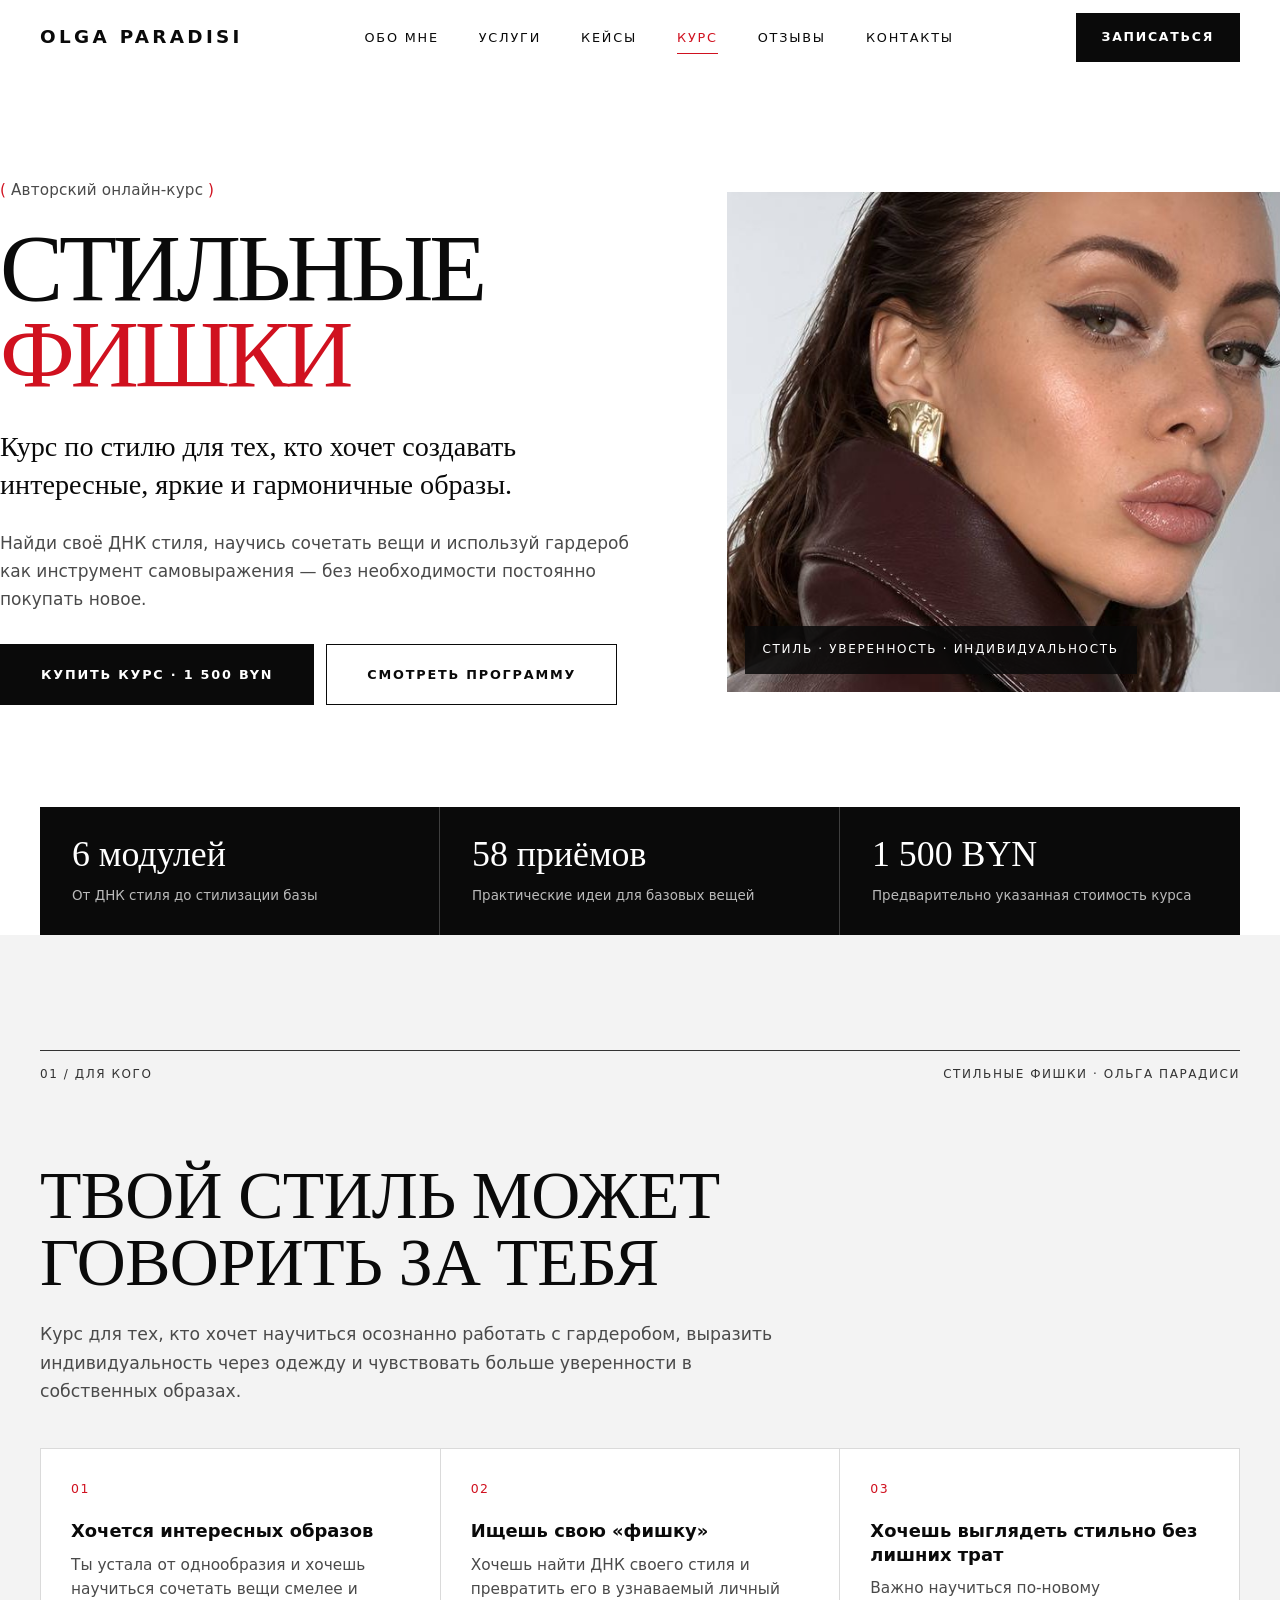
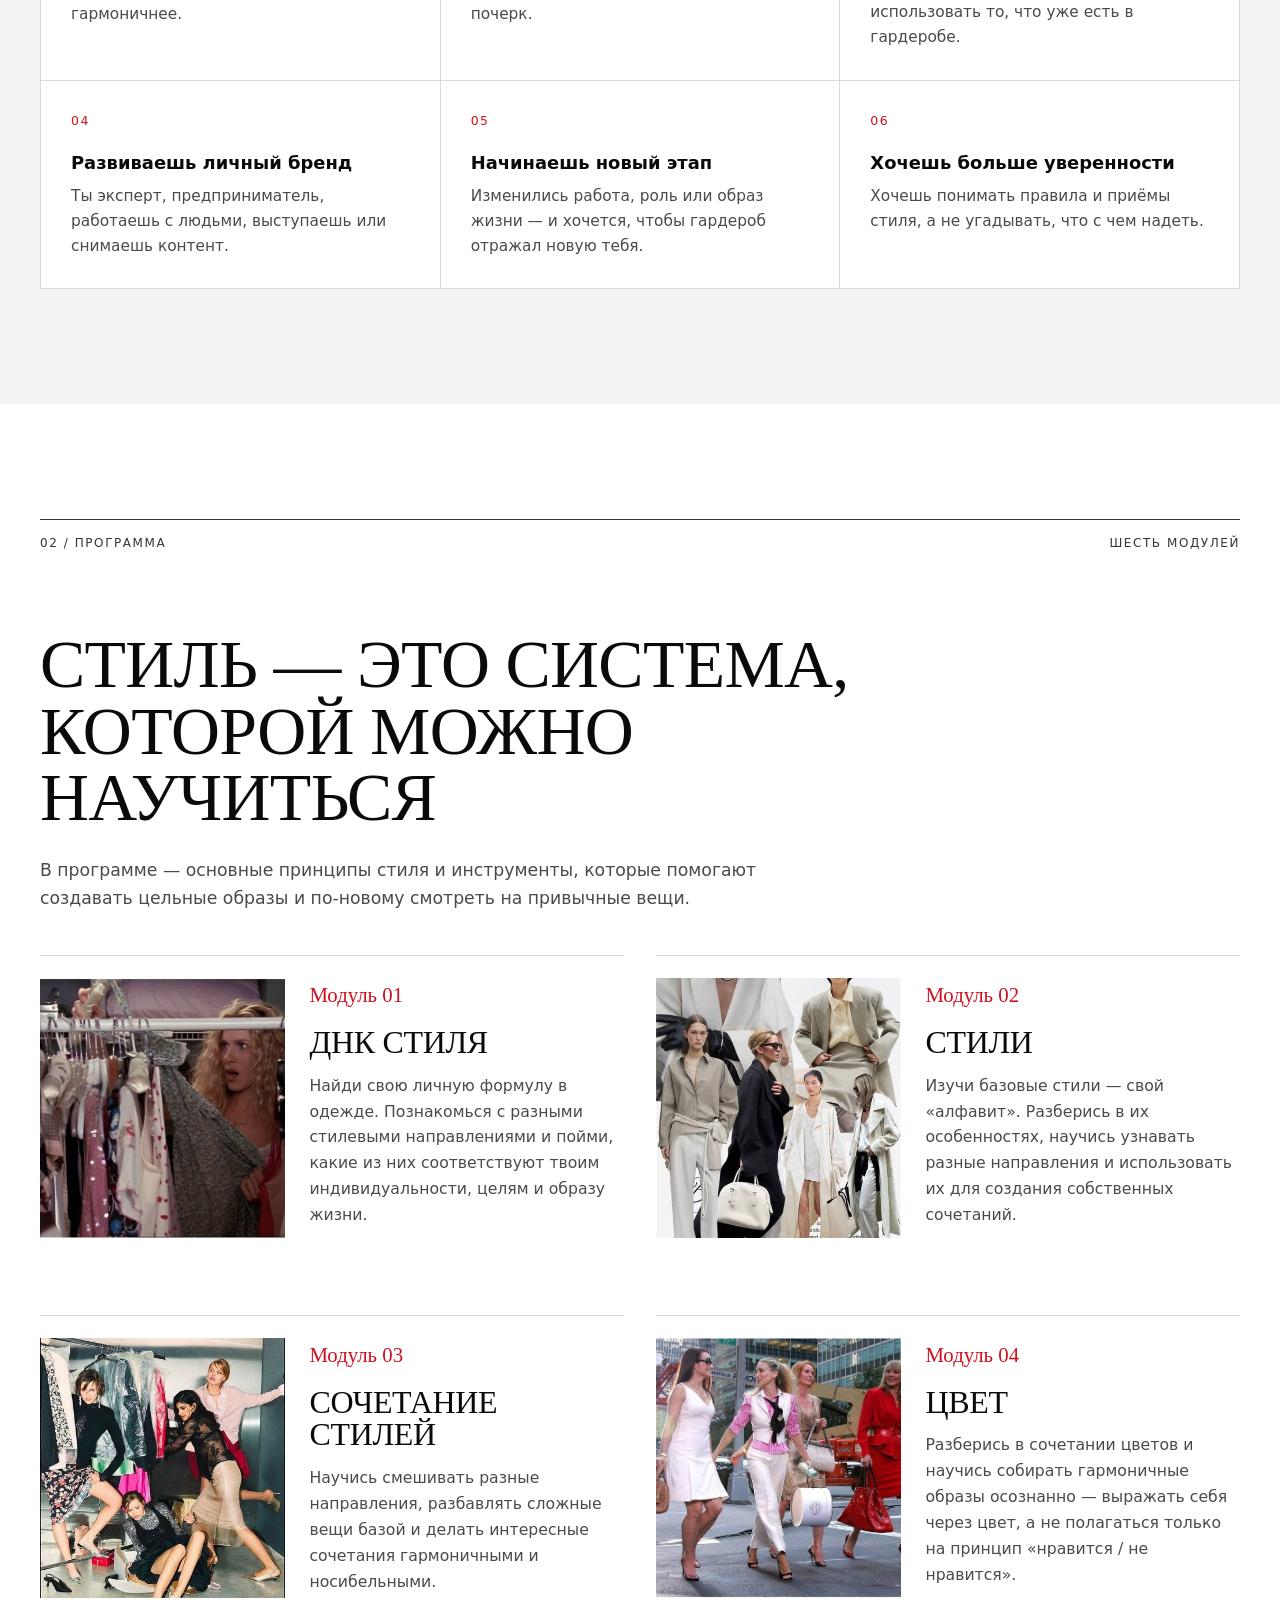
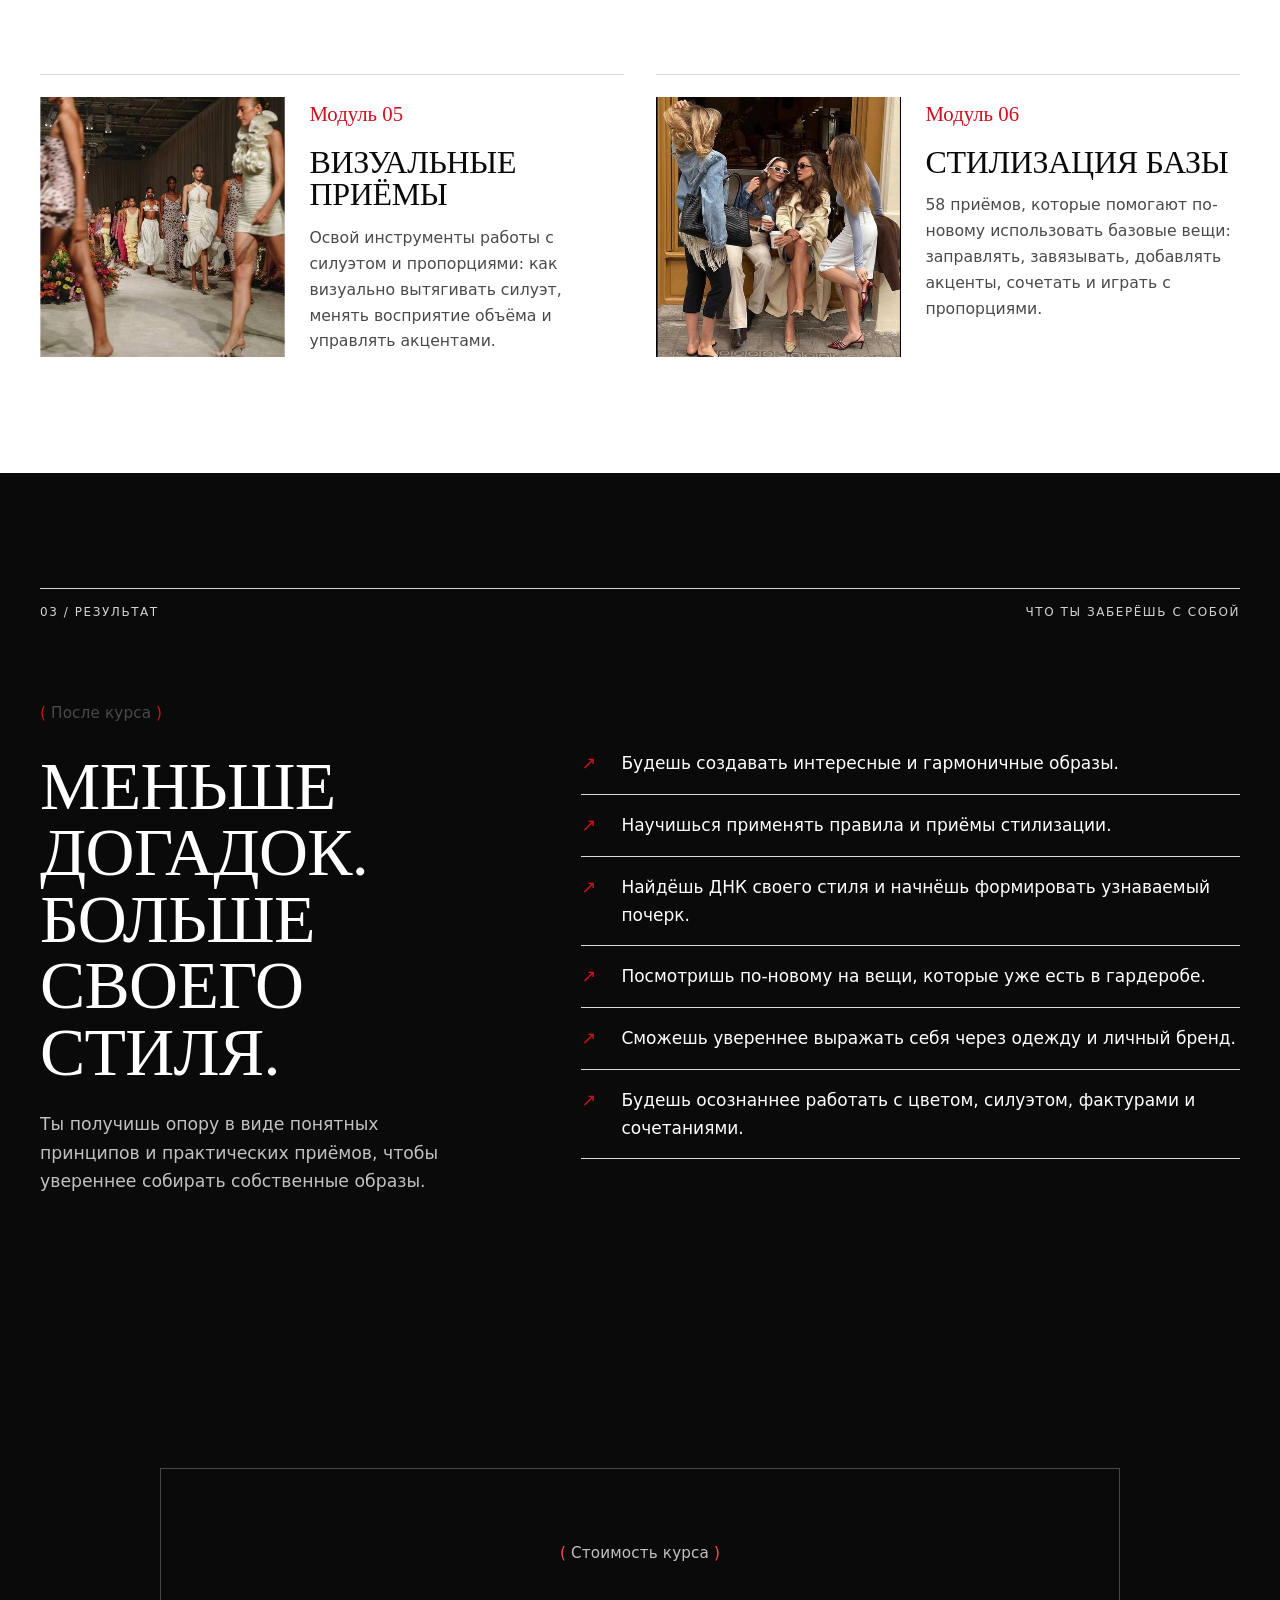
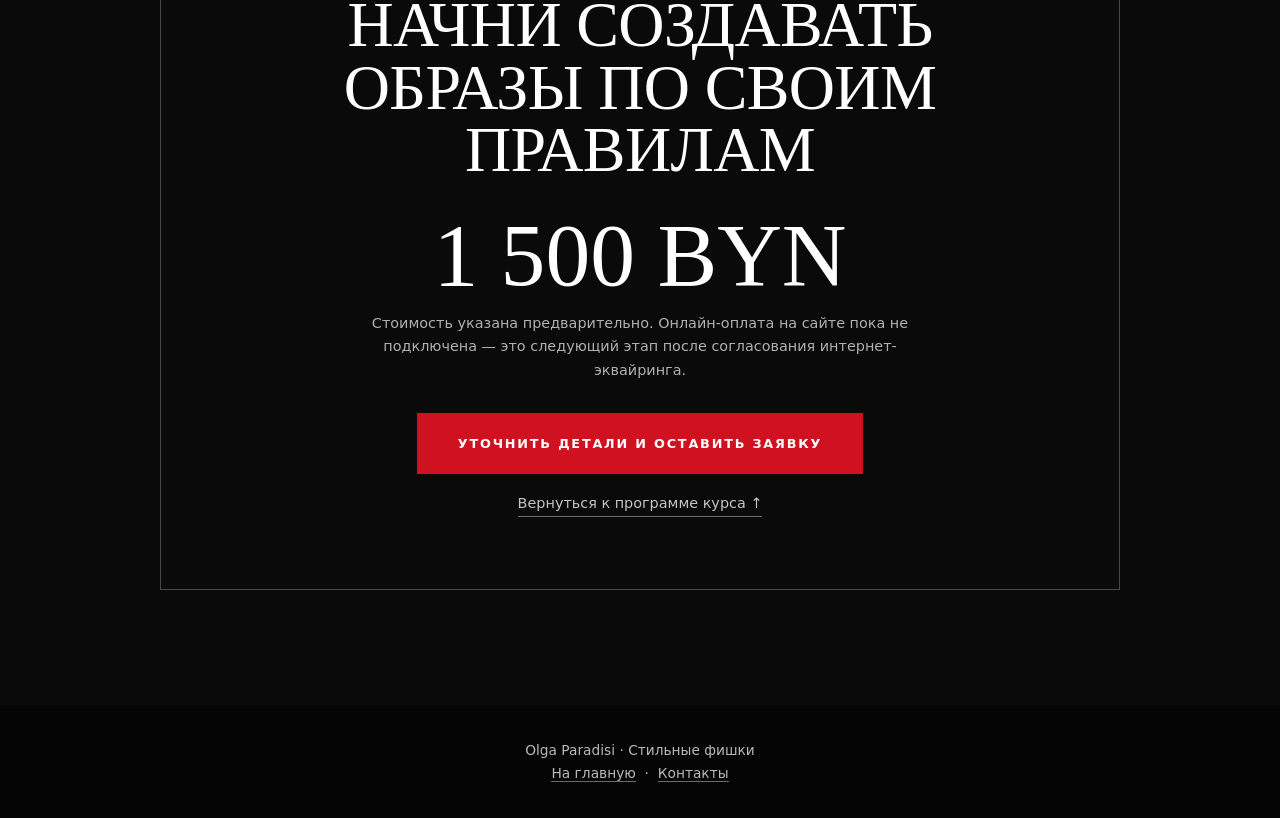
<file: course.html>
<!DOCTYPE html>
<html lang="ru">
<head>
  <meta charset="UTF-8">
  <meta name="viewport" content="width=device-width, initial-scale=1.0">
  <title>«Стильные фишки» — авторский курс по стилю | Ольга Парадиси</title>
  <meta name="description" content="Авторский онлайн-курс Ольги Парадиси «Стильные фишки»: ДНК стиля, базовые стили, сочетание направлений, цвет, визуальные приёмы и 58 способов стилизации базы.">
  <meta name="theme-color" content="#0A0A0A">
  <meta name="robots" content="index, follow">
  <meta property="og:type" content="product">
  <meta property="og:title" content="«Стильные фишки» — курс по стилю">
  <meta property="og:description" content="Научитесь создавать интересные, яркие и гармоничные образы и находить собственный почерк в стиле.">
  <meta property="og:image" content="https://paradisi.online/course-assets/cover.jpg">
  <link rel="canonical" href="https://paradisi.online/course.html">
  <link rel="stylesheet" href="style.css">
  <link rel="stylesheet" href="course.css">
</head>
<body class="course-body">
  <header class="header">
    <nav class="nav" aria-label="Основная навигация">
      <a href="index.html#home" class="nav-logo course-nav-logo">Olga Paradisi</a>
      <div class="nav-links course-nav-links" id="course-navigation">
        <a href="index.html#about">Обо мне</a>
        <a href="index.html#services">Услуги</a>
        <a href="index.html#cases">Кейсы</a>
        <a href="course.html" aria-current="page">Курс</a>
        <a href="index.html#reviews">Отзывы</a>
        <a href="index.html#contact">Контакты</a>
      </div>
      <a href="index.html#contact" class="nav-cta course-nav-cta">Записаться</a>
      <button class="course-burger" id="courseBurger" aria-controls="course-navigation" aria-expanded="false" aria-label="Открыть меню" type="button"><span></span><span></span><span></span></button>
    </nav>
  </header>

  <main class="course-page">
    <section class="course-container course-hero" aria-labelledby="course-title">
      <div class="course-hero__content">
        <p class="kicker course-kicker">Авторский онлайн-курс</p>
        <h1 class="course-hero__title" id="course-title">СТИЛЬНЫЕ <em>ФИШКИ</em></h1>
        <p class="course-hero__lead">Курс по стилю для тех, кто хочет создавать интересные, яркие и гармоничные образы.</p>
        <p class="course-hero__copy">Найди своё ДНК стиля, научись сочетать вещи и используй гардероб как инструмент самовыражения — без необходимости постоянно покупать новое.</p>
        <div class="course-hero__buttons">
          <a href="#price" class="btn btn-primary">Купить курс · 1 500 BYN</a>
          <a href="#program" class="btn btn-secondary">Смотреть программу</a>
        </div>
      </div>
      <figure class="course-hero__visual">
        <img src="course-assets/cover.jpg" width="634" height="555" alt="Образ в кожаной куртке в оттенке глубокого бордо" fetchpriority="high">
        <figcaption class="course-hero__stamp">Стиль · Уверенность · Индивидуальность</figcaption>
      </figure>
    </section>

    <section class="course-container" aria-label="Ключевые особенности курса">
      <div class="course-facts">
        <div class="course-fact"><strong>6 модулей</strong><span>От ДНК стиля до стилизации базы</span></div>
        <div class="course-fact"><strong>58 приёмов</strong><span>Практические идеи для базовых вещей</span></div>
        <div class="course-fact"><strong>1 500 BYN</strong><span>Предварительно указанная стоимость курса</span></div>
      </div>
    </section>

    <section class="course-section course-section--soft">
      <div class="course-container">
        <div class="course-folio"><span>01 / Для кого</span><span>Стильные фишки · Ольга Парадиси</span></div>
        <h2 class="course-section-heading">Твой стиль может говорить за тебя</h2>
        <p class="course-section-intro">Курс для тех, кто хочет научиться осознанно работать с гардеробом, выразить индивидуальность через одежду и чувствовать больше уверенности в собственных образах.</p>
        <div class="course-audience-grid">
          <article class="course-audience-card"><span class="course-audience-card__num">01</span><h3>Хочется интересных образов</h3><p>Ты устала от однообразия и хочешь научиться сочетать вещи смелее и гармоничнее.</p></article>
          <article class="course-audience-card"><span class="course-audience-card__num">02</span><h3>Ищешь свою «фишку»</h3><p>Хочешь найти ДНК своего стиля и превратить его в узнаваемый личный почерк.</p></article>
          <article class="course-audience-card"><span class="course-audience-card__num">03</span><h3>Хочешь выглядеть стильно без лишних трат</h3><p>Важно научиться по-новому использовать то, что уже есть в гардеробе.</p></article>
          <article class="course-audience-card"><span class="course-audience-card__num">04</span><h3>Развиваешь личный бренд</h3><p>Ты эксперт, предприниматель, работаешь с людьми, выступаешь или снимаешь контент.</p></article>
          <article class="course-audience-card"><span class="course-audience-card__num">05</span><h3>Начинаешь новый этап</h3><p>Изменились работа, роль или образ жизни — и хочется, чтобы гардероб отражал новую тебя.</p></article>
          <article class="course-audience-card"><span class="course-audience-card__num">06</span><h3>Хочешь больше уверенности</h3><p>Хочешь понимать правила и приёмы стиля, а не угадывать, что с чем надеть.</p></article>
        </div>
      </div>
    </section>

    <section class="course-section" id="program">
      <div class="course-container">
        <div class="course-folio"><span>02 / Программа</span><span>Шесть модулей</span></div>
        <h2 class="course-section-heading">Стиль — это система, которой можно научиться</h2>
        <p class="course-section-intro">В программе — основные принципы стиля и инструменты, которые помогают создавать цельные образы и по-новому смотреть на привычные вещи.</p>
        <div class="course-modules">
          <article class="course-module">
            <figure class="course-module__image"><img src="course-assets/module-1.jpg" alt="Гардероб с вещами на вешалках" width="718" height="539" loading="lazy"></figure>
            <div><span class="course-module__num">Модуль 01</span><h3>ДНК стиля</h3><p>Найди свою личную формулу в одежде. Познакомься с разными стилевыми направлениями и пойми, какие из них соответствуют твоим индивидуальности, целям и образу жизни.</p></div>
          </article>
          <article class="course-module">
            <figure class="course-module__image"><img src="course-assets/module-2.jpg" alt="Подборка минималистичных образов в нейтральных цветах" width="425" height="568" loading="lazy"></figure>
            <div><span class="course-module__num">Модуль 02</span><h3>Стили</h3><p>Изучи базовые стили — свой «алфавит». Разберись в их особенностях, научись узнавать разные направления и использовать их для создания собственных сочетаний.</p></div>
          </article>
          <article class="course-module">
            <figure class="course-module__image"><img src="course-assets/module-3.jpg" alt="Экспериментальные сочетания одежды и фактур" width="420" height="558" loading="lazy"></figure>
            <div><span class="course-module__num">Модуль 03</span><h3>Сочетание стилей</h3><p>Научись смешивать разные направления, разбавлять сложные вещи базой и делать интересные сочетания гармоничными и носибельными.</p></div>
          </article>
          <article class="course-module">
            <figure class="course-module__image"><img src="course-assets/module-4.jpg" alt="Уличные образы с разными цветовыми акцентами" width="708" height="575" loading="lazy"></figure>
            <div><span class="course-module__num">Модуль 04</span><h3>Цвет</h3><p>Разберись в сочетании цветов и научись собирать гармоничные образы осознанно — выражать себя через цвет, а не полагаться только на принцип «нравится / не нравится».</p></div>
          </article>
          <article class="course-module">
            <figure class="course-module__image"><img src="course-assets/module-5.jpg" alt="Модели на показе мод" width="465" height="584" loading="lazy"></figure>
            <div><span class="course-module__num">Модуль 05</span><h3>Визуальные приёмы</h3><p>Освой инструменты работы с силуэтом и пропорциями: как визуально вытягивать силуэт, менять восприятие объёма и управлять акцентами.</p></div>
          </article>
          <article class="course-module">
            <figure class="course-module__image"><img src="course-assets/module-6.jpg" alt="Повседневные образы с базовыми вещами" width="488" height="576" loading="lazy"></figure>
            <div><span class="course-module__num">Модуль 06</span><h3>Стилизация базы</h3><p>58 приёмов, которые помогают по-новому использовать базовые вещи: заправлять, завязывать, добавлять акценты, сочетать и играть с пропорциями.</p></div>
          </article>
        </div>
      </div>
    </section>

    <section class="course-section course-section--dark">
      <div class="course-container">
        <div class="course-folio"><span>03 / Результат</span><span>Что ты заберёшь с собой</span></div>
        <div class="course-results">
          <div><p class="kicker">После курса</p><h2 class="course-section-heading">Меньше догадок. Больше своего стиля.</h2><p class="course-section-intro">Ты получишь опору в виде понятных принципов и практических приёмов, чтобы увереннее собирать собственные образы.</p></div>
          <ul class="course-results__list">
            <li>Будешь создавать интересные и гармоничные образы.</li>
            <li>Научишься применять правила и приёмы стилизации.</li>
            <li>Найдёшь ДНК своего стиля и начнёшь формировать узнаваемый почерк.</li>
            <li>Посмотришь по-новому на вещи, которые уже есть в гардеробе.</li>
            <li>Сможешь увереннее выражать себя через одежду и личный бренд.</li>
            <li>Будешь осознаннее работать с цветом, силуэтом, фактурами и сочетаниями.</li>
          </ul>
        </div>
      </div>
    </section>

    <section class="course-price-section" id="price">
      <div class="course-container">
        <div class="course-price-card">
          <p class="kicker">Стоимость курса</p>
          <h2 class="course-price-title">Начни создавать образы по своим правилам</h2>
          <p class="course-price">1 500 BYN</p>
          <p class="course-price-note">Стоимость указана предварительно. Онлайн-оплата на сайте пока не подключена — это следующий этап после согласования интернет-эквайринга.</p>
          <a href="index.html#contact" class="btn btn-primary">Уточнить детали и оставить заявку</a>
          <br><a href="#program" class="course-back-link">Вернуться к программе курса ↑</a>
        </div>
      </div>
    </section>
  </main>

  <footer class="course-footer">
    <p>Olga Paradisi · Стильные фишки</p>
    <p><a href="index.html#home">На главную</a> &nbsp;·&nbsp; <a href="index.html#contact">Контакты</a></p>
  </footer>
  <script>
    (() => {
      const burger = document.getElementById('courseBurger');
      const menu = document.getElementById('course-navigation');
      if (!burger || !menu) return;
      const closeMenu = () => {
        burger.setAttribute('aria-expanded', 'false');
        burger.setAttribute('aria-label', 'Открыть меню');
        menu.classList.remove('active');
        document.body.style.overflow = '';
      };
      burger.addEventListener('click', () => {
        const open = burger.getAttribute('aria-expanded') !== 'true';
        burger.setAttribute('aria-expanded', String(open));
        burger.setAttribute('aria-label', open ? 'Закрыть меню' : 'Открыть меню');
        menu.classList.toggle('active', open);
        document.body.style.overflow = open ? 'hidden' : '';
      });
      menu.querySelectorAll('a').forEach(link => link.addEventListener('click', closeMenu));
      document.addEventListener('keydown', event => { if (event.key === 'Escape') closeMenu(); });
    })();
  </script>
</body>
</html>
</file>
<file: style.css>
/* ========================================
ОЛЬГА ПАРАДИСИ — КОУЧ-СТИЛИСТ
Минималистичная редакционная типографика без внешних шрифтовых запросов
======================================== */

/* ========================================
ПАЛИТРА И ПЕРЕМЕННЫЕ
80% — чёрный, белый и серый, 20% — красный акцент
======================================== */
:root {
    --white: #FFFFFF;
    --gray-1: #F3F3F3;       /* светло-серая подложка */
    --gray-2: #DADADA;       /* тонкие линии */
    --ink: #0A0A0A;          /* чёрный */
    --ink-soft: #4A4A4A;     /* абзацы на белом (контраст ~8.9:1) */
    --red: #D0111F;          /* красный акцент */
    --red-dark: #A80D18;     /* наведение */
    --red-light: #FF4D5A;    /* красный на чёрном (контраст ~6:1) */

    /* Семантические алиасы для фонов, текста, акцентов и границ компонентов */
    --paper: var(--white);
    --oxblood: var(--red-dark);
    --mist-deep: var(--gray-2);

    /* Имена, которые использует script.js */
    --bg: var(--white);
    --text: var(--ink);
    --text-light: var(--ink-soft);
    --accent: var(--red);
    --accent-hover: var(--red-dark);
    --line: var(--gray-2);
    --card-bg: var(--white);

    /* Системные шрифты: не загружают ресурсы со сторонних серверов.
       Засечки используются в заголовках для редакционного, премиального характера. */
    --font-sans: system-ui, -apple-system, BlinkMacSystemFont, 'Segoe UI', Arial, sans-serif;
    --font-slab: 'Bodoni MT', Didot, 'Iowan Old Style', Baskerville, 'Palatino Linotype', Georgia, serif;
    --font-ui: system-ui, -apple-system, BlinkMacSystemFont, 'Segoe UI', Arial, sans-serif;
    --font-serif: var(--font-slab);

    --header-h: 76px;
    --container-max: 1280px;
    --transition: 0.35s cubic-bezier(0.25, 0.1, 0.25, 1);
}

/* ========================================
БАЗА
======================================== */
* { margin: 0; padding: 0; box-sizing: border-box; }

html { font-size: 100%; scroll-behavior: smooth; }

body {
    font-family: var(--font-sans);
    font-size: 1.0625rem;           /* 17px */
    line-height: 1.65;
    font-weight: 400;
    background: var(--white);
    color: var(--ink);
    -webkit-font-smoothing: antialiased;
    overflow-x: hidden;
}

img { max-width: 100%; display: block; height: auto; }
a { color: inherit; text-decoration: none; transition: color var(--transition); }
ul, ol { list-style: none; }
figure { margin: 0; }

.container { max-width: var(--container-max); margin: 0 auto; padding: 0 40px; }

:focus-visible { outline: 2px solid var(--red); outline-offset: 4px; }

/* ========================================
ТИПОГРАФИКА
======================================== */
h1, h2, h3, h4 {
    font-family: var(--font-slab);
    font-weight: 500;
    line-height: 1.1;
    letter-spacing: -0.01em;
    text-transform: uppercase;
}

/* Выделенное слово: тот же цвет, но тонкое начертание */
h1 em, h2 em, h3 em {
    font-style: normal;
    font-weight: 300;
    color: inherit;
}
/* Единственный красный акцент в заголовках — на главной */
.hero-title em { color: var(--red); }

/* Рубрика в скобках: ( текст ) */
.kicker {
    display: block;
    font-size: 0.95rem;
    font-weight: 500;
    letter-spacing: 0.01em;
    color: var(--ink-soft);
    margin-bottom: 28px;
}
.kicker::before { content: '( '; color: var(--red); }
.kicker::after  { content: ' )'; color: var(--red); }

.page-title {
    font-size: clamp(2rem, 4.4vw, 3.9rem);
    line-height: 1.06;
    margin-bottom: 56px;
    max-width: 15em;
}

.section-heading {
    font-size: clamp(1.7rem, 3vw, 2.5rem);
    margin-bottom: 28px;
}

.section-subtitle {
    font-size: 1.2rem;
    line-height: 1.6;
    color: var(--ink-soft);
    margin-bottom: 56px;
    max-width: 36em;
}

.lead-text {
    font-size: clamp(1.4rem, 2.2vw, 1.9rem);
    line-height: 1.35;
    font-weight: 500;
    letter-spacing: -0.015em;
    margin-bottom: 32px;
    color: var(--ink);
}

.emphasis {
    font-size: 1.15rem;
    font-weight: 500;
    line-height: 1.55;
    color: var(--ink);
}

/* Текстовые акценты — редакционный шрифт с засечками */
.toc-title, .stat-number { font-family: var(--font-slab); }
.lead-text { font-family: var(--font-slab); font-weight: 400; }
.quote, .story-quote { font-family: var(--font-slab); font-weight: 400; letter-spacing: -0.01em; }
.stat-number { font-weight: 400; }

/* Мелкие детали интерфейса — системный шрифт без засечек */
.kicker, .folio, .nav-logo, .nav-links a, .nav-cta, .btn,
.service-num, .service-format, .service-badge, .service-block-title,
.toc-num, .case-num, .story-label, .story-cite, .stat-label,
.hero-caption, .ba-pair figcaption, .video-review figcaption,
.contact-link, .contact-form input, .contact-form textarea,
.footer-legal a, .modal__meta, .what-i-do-list li::before { font-family: var(--font-ui); }

/* Верхняя строка раздела */
.folio {
    display: flex;
    justify-content: space-between;
    gap: 24px;
    padding: 14px 0;
    margin-bottom: 64px;
    border-top: 1px solid currentColor;
    font-size: 0.78rem;
    font-weight: 500;
    letter-spacing: 0.14em;
    text-transform: uppercase;
}

/* ========================================
СЕКЦИИ-ПОЛОСЫ
======================================== */
.band { padding: clamp(80px, 9vw, 128px) 0; }
.band--first { padding-top: clamp(40px, 5vw, 64px); }
.band--compact { padding: clamp(56px, 6vw, 88px) 0; }

.band--paper  { background: var(--white); }
.band--paper2 { background: var(--gray-1); }
.band--mist   { background: var(--gray-1); }

.band--ink {
    background: var(--ink);
    color: var(--white);
    --ink-soft: rgba(255, 255, 255, 0.78);
}
.band--ink em { color: inherit; }
.band--ink .kicker { color: rgba(255, 255, 255, 0.78); }
.band--ink .kicker::before,
.band--ink .kicker::after { color: var(--red-light); }

.band--oxblood {
    background: var(--red);
    color: var(--white);
    --ink-soft: rgba(255, 255, 255, 0.92);
}
.band--oxblood em { color: var(--white); }
.band--oxblood .kicker { color: var(--white); }
.band--oxblood .kicker::before,
.band--oxblood .kicker::after { color: var(--white); }

/* ========================================
НАВИГАЦИЯ
======================================== */
.header {
    position: fixed;
    top: 0; left: 0; right: 0;
    z-index: 100;
    height: var(--header-h);
    padding: 0 40px;
    display: flex;
    align-items: center;
    background: var(--white);
    border-bottom: 1px solid transparent;
    transition: border-color var(--transition);
}
.header.scrolled { border-bottom-color: var(--gray-2); }

.nav {
    width: 100%;
    max-width: var(--container-max);
    margin: 0 auto;
    display: flex;
    align-items: center;
    justify-content: space-between;
}

.nav-logo {
    font-size: 1.15rem;
    font-weight: 700;
    letter-spacing: 0.18em;
    text-transform: uppercase;
    white-space: nowrap;
}

.nav-links { display: flex; gap: 40px; }
.nav-links a {
    position: relative;
    font-size: 0.8rem;
    font-weight: 500;
    letter-spacing: 0.14em;
    text-transform: uppercase;
    color: var(--ink);
    cursor: pointer;
}
.nav-links a::after {
    content: '';
    position: absolute;
    bottom: -6px; left: 0;
    width: 0; height: 1px;
    background: var(--red);
    transition: width var(--transition);
}
.nav-links a:hover::after,
.nav-links a.active::after { width: 100%; }
.nav-links a.active { color: var(--red); }

.nav-cta {
    padding: 14px 26px;
    background: var(--ink);
    color: var(--white);
    font-size: 0.78rem;
    font-weight: 600;
    letter-spacing: 0.14em;
    text-transform: uppercase;
    cursor: pointer;
    transition: background var(--transition);
}
.nav-cta:hover { background: var(--red); }

/* ========================================
СТРАНИЦЫ
======================================== */
.page {
    display: none;
    min-height: 100vh;
    padding-top: var(--header-h);
    animation: fadeIn 0.6s ease forwards;
}
.page.active { display: block; }

@keyframes fadeIn {
    from { opacity: 0; transform: translateY(14px); }
    to   { opacity: 1; transform: translateY(0); }
}

/* ========================================
КНОПКИ
======================================== */
.btn {
    display: inline-block;
    padding: 19px 40px;
    font-family: var(--font-sans);
    font-size: 0.8rem;
    font-weight: 600;
    letter-spacing: 0.14em;
    text-transform: uppercase;
    text-align: center;
    border: 1px solid transparent;
    cursor: pointer;
    transition: all var(--transition);
}
.btn-primary { background: var(--ink); color: var(--white); }
.btn-primary:hover { background: var(--red); }

.btn-secondary { border-color: var(--ink); color: var(--ink); }
.btn-secondary:hover { background: var(--ink); color: var(--white); }

.btn-light { background: var(--white); color: var(--ink); }
.btn-light:hover { background: var(--ink); color: var(--white); }

.btn-card {
    margin-top: auto;
    width: 100%;
    border-color: var(--ink);
    color: var(--ink);
    padding: 17px 28px;
}
.btn-card:hover { background: var(--ink); color: var(--white); }

/* ========================================
ГЛАВНАЯ
======================================== */
.hero {
    max-width: var(--container-max);
    min-height: calc(100vh - var(--header-h));
    margin: 0 auto;
    padding: 48px 40px 96px;
    display: grid;
    grid-template-columns: 1.05fr 0.95fr;
    gap: 88px;
    align-items: center;
}

.hero-title {
    /* Уменьшенный размер сохраняет выразительность длинного заголовка на всех экранах. */
    font-size: clamp(1.85rem, 3.2vw, 3.15rem);
    line-height: 1.1;
    letter-spacing: -0.015em;
    margin-bottom: 32px;
}

.hero-subtitle {
    font-size: 1.2rem;
    line-height: 1.6;
    color: var(--ink-soft);
    max-width: 30em;
    margin-bottom: 48px;
}

.hero-buttons { display: flex; gap: 16px; flex-wrap: wrap; }

.hero-image img {
    width: 100%;
    aspect-ratio: 3 / 4;
    object-fit: cover;
    object-position: center 15%;
    background: var(--gray-1);
}
.hero-caption {
    display: flex;
    justify-content: space-between;
    gap: 16px;
    margin-top: 16px;
    padding-top: 14px;
    border-top: 1px solid var(--ink);
    font-size: 0.78rem;
    font-weight: 500;
    letter-spacing: 0.14em;
    text-transform: uppercase;
}
.hero-caption strong { font-weight: 600; }
.hero-caption span { color: var(--ink-soft); }

/* Оглавление */
.toc li { border-bottom: 1px solid var(--ink); }
.toc li:first-child { border-top: 1px solid var(--ink); }

.toc a {
    display: grid;
    grid-template-columns: 120px 1fr auto;
    align-items: center;
    gap: 24px;
    padding: 34px 0;
    transition: padding var(--transition);
}
.toc a:hover { padding-left: 16px; }

.toc-num { font-size: 0.95rem; font-weight: 500; color: var(--ink); }
.toc-num::before { content: '( '; color: var(--ink-soft); }
.toc-num::after  { content: ' )'; color: var(--ink-soft); }

.toc-body { display: flex; flex-direction: column; gap: 8px; }
.toc-title {
    font-size: clamp(1.3rem, 2.3vw, 1.85rem);
    font-weight: 500;
    line-height: 1.15;
    letter-spacing: -0.01em;
    text-transform: uppercase;
    transition: color var(--transition);
}
.toc a:hover .toc-title { color: var(--red); }
.toc-desc { font-size: 1.05rem; color: var(--ink-soft); max-width: 40em; }
.toc-arrow { font-size: 1.8rem; color: var(--red); transition: transform var(--transition); }
.toc a:hover .toc-arrow { transform: translateX(10px); }

/* Финальный призыв */
.cta-band { text-align: center; }
.cta-title {
    font-size: clamp(1.9rem, 4.2vw, 3.5rem);
    margin-bottom: 44px;
}

/* ========================================
ОБО МНЕ
======================================== */
.feature {
    display: grid;
    grid-template-columns: 5fr 6fr;
    gap: 88px;
    align-items: start;
}
.sticky { position: sticky; top: calc(var(--header-h) + 32px); }

.feature-image img {
    width: 100%;
    aspect-ratio: 3 / 4;
    object-fit: cover;
}
.feature-text .page-title { margin-bottom: 40px; }
.feature-text p { margin-bottom: 24px; color: var(--ink-soft); font-size: 1.1rem; max-width: 34em; }
.feature-text .lead-text { color: var(--ink); font-size: clamp(1.4rem, 2.2vw, 1.9rem); }

.about-portfolio {
    margin-top: 44px;
    padding-top: 28px;
    border-top: 1px solid var(--ink);
    font-weight: 500;
    color: var(--ink) !important;
}

.about-stats { display: grid; grid-template-columns: repeat(3, 1fr); }
.stat { padding: 8px 40px; border-left: 1px solid rgba(255, 255, 255, 0.3); }
.stat:first-child { border-left: none; padding-left: 0; }
.stat-number {
    display: block;
    font-size: clamp(2.8rem, 6vw, 5rem);
    font-weight: 500;
    line-height: 1;
    letter-spacing: -0.03em;
    color: var(--white);
    margin-bottom: 14px;
}
.stat-number::before { content: '( '; font-weight: 300; color: rgba(255, 255, 255, 0.45); }
.stat-number::after  { content: ' )'; font-weight: 300; color: rgba(255, 255, 255, 0.45); }
.stat-label {
    font-size: 0.82rem;
    font-weight: 500;
    letter-spacing: 0.16em;
    text-transform: uppercase;
    color: rgba(255, 255, 255, 0.78);
}

/* Сравнение */
.comparison-grid {
    display: grid;
    grid-template-columns: 1fr 1fr;
    gap: 32px;
    margin-bottom: 96px;
}
.comparison-card {
    padding: 44px 40px;
    border: 1px solid var(--ink);
}
.comparison-card h4 { font-size: 1.25rem; margin-bottom: 22px; }
.comparison-card p { color: var(--ink-soft); font-size: 1.08rem; margin-bottom: 18px; }
.comparison-card p:last-child { margin-bottom: 0; }

.comparison-card--highlight {
    background: var(--ink);
    border-color: var(--ink);
    color: var(--white);
}
.comparison-card--highlight h4 { color: var(--white); }
.comparison-card--highlight p { color: rgba(255, 255, 255, 0.86); }
.comparison-card--highlight .emphasis { color: var(--white); border-top: 1px solid rgba(255, 255, 255, 0.35); padding-top: 18px; margin-top: 26px; }

/* Что делает */
.what-i-do h4 { font-size: clamp(1.3rem, 2.2vw, 1.8rem); margin-bottom: 36px; }
.what-i-do-list {
    display: grid;
    grid-template-columns: repeat(2, 1fr);
    gap: 0 56px;
    counter-reset: wid;
}
.what-i-do-list li {
    counter-increment: wid;
    display: grid;
    grid-template-columns: 84px 1fr;
    align-items: baseline;
    padding: 24px 0;
    border-top: 1px solid var(--gray-2);
    font-size: 1.12rem;
    line-height: 1.5;
}
.what-i-do-list li::before {
    content: '( ' counter(wid, decimal-leading-zero) ' )';
    font-size: 0.9rem;
    font-weight: 500;
    color: var(--ink-soft);
}

/* Цитата-манифест с фото */
.statement {
    display: grid;
    grid-template-columns: 5fr 6fr;
    gap: 88px;
    align-items: center;
}
.statement-photo img {
    width: 100%;
    aspect-ratio: 4 / 5;
    object-fit: cover;
    object-position: center 20%;
}
.quote {
    font-size: clamp(1.6rem, 3vw, 2.6rem);
    font-weight: 500;
    line-height: 1.25;
    letter-spacing: -0.02em;
}
.certification {
    margin-top: 48px;
    padding-top: 28px;
    border-top: 1px solid rgba(255, 255, 255, 0.35);
    font-size: 1.02rem;
    color: var(--ink-soft);
}

/* ========================================
УСЛУГИ
======================================== */
.page-head {
    display: grid;
    grid-template-columns: 1.4fr 0.6fr;
    gap: 64px;
    align-items: end;
    margin-bottom: 88px;
}
.page-head .page-title { margin-bottom: 0; }
.page-head__image img {
    width: 100%;
    aspect-ratio: 4 / 5;
    object-fit: cover;
    object-position: center 15%;
}

.services-grid {
    display: grid;
    grid-template-columns: repeat(6, 1fr);
    gap: 48px 32px;
}
.services-grid > .service-card { grid-column: span 2; }
.services-grid > .service-card:nth-child(4),
.services-grid > .service-card:nth-child(5) { grid-column: span 3; }
.services-grid > .service-card--wide { grid-column: 1 / -1; }
.service-card {
    position: relative;
    display: flex;
    flex-direction: column;
    padding: 28px 28px 28px;
    border-top: 1px solid var(--ink);
    transition: border-color var(--transition), transform var(--transition);
}
.service-card:hover { border-top-color: var(--red); transform: translateY(-4px); }

.service-num { font-size: 0.9rem; font-weight: 500; margin-bottom: 40px; }
.service-num::before { content: '( '; color: var(--ink-soft); }
.service-num::after  { content: ' )'; color: var(--ink-soft); }

.service-title { font-size: 1.2rem; margin-bottom: 16px; }
.service-format {
    display: block;
    font-size: 0.78rem;
    font-weight: 500;
    letter-spacing: 0.14em;
    text-transform: uppercase;
    color: var(--ink-soft);
    margin-bottom: 24px;
    padding-bottom: 20px;
    border-bottom: 1px solid var(--gray-2);
}
.service-desc { font-size: 1.05rem; color: var(--ink-soft); margin-bottom: 22px; }

.service-list { margin-bottom: 22px; }
.service-list li {
    position: relative;
    padding-left: 20px;
    margin-bottom: 12px;
    font-size: 1.02rem;
    line-height: 1.55;
    color: var(--ink-soft);
}
.service-list li::before {
    content: '';
    position: absolute;
    left: 0; top: 0.75em;
    width: 8px; height: 1px;
    background: var(--ink);
}
.service-list strong { color: var(--ink); font-weight: 600; }

.service-result {
    margin-bottom: 28px;
    padding-top: 18px;
    border-top: 1px solid var(--gray-2);
    font-size: 1rem;
    line-height: 1.55;
    color: var(--ink);
}
.service-result strong { font-weight: 600; color: var(--ink); }

/* Выделенная карточка */
.service-card--featured {
    background: var(--ink);
    border-top-color: var(--ink);
    color: var(--white);
    padding: 28px 28px 28px;
}
.service-card--featured:hover { border-top-color: var(--red); }
.service-card--featured .service-num { color: var(--white); }
.service-card--featured .service-num::before,
.service-card--featured .service-num::after { color: rgba(255, 255, 255, 0.6); }
.service-card--featured .service-format { color: rgba(255, 255, 255, 0.78); border-bottom-color: rgba(255, 255, 255, 0.25); }
.service-card--featured .service-list li { color: rgba(255, 255, 255, 0.88); }
.service-card--featured .service-list li::before { background: rgba(255, 255, 255, 0.7); }
.service-card--featured .service-result { color: var(--white); border-top-color: rgba(255, 255, 255, 0.25); }
.service-card--featured .service-result strong { color: var(--white); }
.service-card--featured .btn-card { background: var(--white); border-color: var(--white); color: var(--ink); }
.service-card--featured .btn-card:hover { background: var(--red); border-color: var(--red); color: var(--white); }

.service-badge {
    position: absolute;
    top: 0; right: 0;
    padding: 8px 14px;
    background: var(--red);
    color: var(--white);
    font-size: 0.72rem;
    font-weight: 600;
    letter-spacing: 0.14em;
    text-transform: uppercase;
}

/* Широкие карточки: «Обучение сотрудников» и «Полный комплекс» */
.service-card--wide {
    display: grid;
    grid-template-columns: 1fr 1.3fr;
    gap: 64px;
    padding: 36px 28px;
}
.service-wide-main { display: flex; flex-direction: column; align-items: flex-start; }
.service-card--wide .service-title { font-size: clamp(1.3rem, 2.2vw, 1.8rem); max-width: 16em; }
.service-card--wide .service-num { margin-bottom: 32px; }
.service-card--wide .btn-card { width: auto; margin-top: 32px; padding: 17px 40px; }
.service-card--wide .service-desc { max-width: 30em; margin-bottom: 0; }
.service-card--wide .service-format { width: 100%; }

.service-block { padding-top: 20px; border-top: 1px solid var(--gray-2); margin-bottom: 28px; }
.service-block:last-child { margin-bottom: 0; }
.service-block-title {
    font-size: 0.8rem;
    font-weight: 600;
    letter-spacing: 0.14em;
    margin-bottom: 12px;
}
.service-block-title::before { content: '— '; }
.service-block p { font-size: 1.02rem; line-height: 1.6; color: var(--ink-soft); margin-bottom: 12px; }
.service-block p:last-child { margin-bottom: 0; }
.service-card--featured .service-wide-body .service-list { margin-bottom: 24px; }

/* Онлайн / офлайн */
.formats-grid {
    display: grid;
    grid-template-columns: 1fr 1fr;
    gap: 32px;
    margin-top: 48px;
}
.format-card { padding: 44px 40px; border: 1px solid var(--ink); background: var(--white); }
.format-card h4 {
    font-size: 1.45rem;
    margin-bottom: 26px;
    padding-bottom: 20px;
    border-bottom: 1px solid var(--gray-2);
}
.format-card li {
    position: relative;
    padding-left: 22px;
    margin-bottom: 12px;
    font-size: 1.05rem;
    color: var(--ink-soft);
}
.format-card li::before {
    content: '';
    position: absolute;
    left: 0; top: 0.75em;
    width: 9px; height: 1px;
    background: var(--ink);
}
.format-result {
    margin-top: 28px;
    padding-top: 22px;
    border-top: 1px solid var(--gray-2);
    font-size: 1.05rem;
    font-weight: 500;
    line-height: 1.5;
    color: var(--ink);
}
.format-card--dark { background: var(--ink); color: var(--white); }
.format-card--dark h4 { border-bottom-color: rgba(255, 255, 255, 0.25); }
.format-card--dark li { color: rgba(255, 255, 255, 0.86); }
.format-card--dark li::before { background: rgba(255, 255, 255, 0.7); }
.format-card--dark .format-result { color: var(--white); border-top-color: rgba(255, 255, 255, 0.25); }

/* ========================================
КЕЙСЫ
======================================== */
.cases-layout {
    display: grid;
    grid-template-columns: 4fr 7fr;
    gap: 88px;
    align-items: start;
}
.cases-image img {
    width: 100%;
    aspect-ratio: 3 / 4;
    object-fit: cover;
    filter: grayscale(100%) contrast(1.05);
}
.case-item {
    padding-bottom: 64px;
    margin-bottom: 64px;
    border-bottom: 1px solid var(--gray-2);
}
.case-item:last-child { border-bottom: none; margin-bottom: 0; padding-bottom: 0; }

.case-num { display: block; font-size: 0.9rem; font-weight: 500; margin-bottom: 28px; }
.case-num::before { content: '( '; color: var(--ink-soft); }
.case-num::after  { content: ' )'; color: var(--ink-soft); }

.case-item h3 { font-size: clamp(1.4rem, 2.4vw, 1.9rem); margin-bottom: 26px; }
.case-item p { font-size: 1.1rem; color: var(--ink-soft); margin-bottom: 20px; max-width: 34em; }
.case-item .emphasis {
    display: block;
    margin-top: 28px;
    padding-left: 24px;
    border-left: 2px solid var(--red);
    color: var(--ink);
    font-size: 1.12rem;
}

/* ========================================
ОТЗЫВЫ
======================================== */
.story {
    display: grid;
    grid-template-columns: 5fr 6fr;
    gap: 88px;
    align-items: center;
}
.story--reverse { grid-template-columns: 6fr 5fr; }
.story--reverse .story-photo { order: 2; }

.story-photo img {
    width: 100%;
    aspect-ratio: 4 / 5;
    object-fit: cover;
    object-position: center 35%;
}
.story-label {
    margin-bottom: 28px;
    font-size: 0.95rem;
    font-weight: 500;
    color: var(--ink-soft);
}
.story-label::before { content: '( '; color: var(--red); }
.story-label::after  { content: ' )'; color: var(--red); }

.story-quote {
    font-size: clamp(1.35rem, 2.3vw, 2.05rem);
    font-weight: 500;
    line-height: 1.35;
    letter-spacing: -0.015em;
    color: var(--ink);
}
.story-cite {
    display: inline-block;
    margin-top: 32px;
    padding-top: 18px;
    border-top: 1px solid var(--ink);
    font-size: 0.78rem;
    font-weight: 500;
    letter-spacing: 0.16em;
    text-transform: uppercase;
}

/* Видеоотзывы */
.videos {
    display: grid;
    grid-template-columns: repeat(2, minmax(0, 380px));
    justify-content: center;
    gap: 80px;
    margin-top: 56px;
}
.video-review { display: flex; flex-direction: column; align-items: center; gap: 22px; }
.video-frame {
    position: relative;
    width: 100%;
    aspect-ratio: 1;
    border-radius: 50%;
    overflow: hidden;
    background: #000;
    border: 1px solid rgba(255, 255, 255, 0.4);
}
.video-frame video { display: block; width: 100%; height: 100%; object-fit: cover; cursor: pointer; }
.video-play {
    position: absolute;
    inset: 0;
    margin: auto;
    width: 88px; height: 88px;
    display: flex;
    align-items: center;
    justify-content: center;
    border: none;
    border-radius: 50%;
    background: var(--white);
    cursor: pointer;
    transition: transform var(--transition), background var(--transition), opacity var(--transition);
}
.video-play:hover { transform: scale(1.08); background: var(--red); }
.video-play span {
    margin-left: 6px;
    border-style: solid;
    border-width: 13px 0 13px 21px;
    border-color: transparent transparent transparent var(--ink);
    transition: border-color var(--transition);
}
.video-play:hover span { border-left-color: var(--white); }
.video-review.is-playing .video-play { opacity: 0; pointer-events: none; }

.video-progress { position: relative; width: 100%; height: 2px; background: rgba(255, 255, 255, 0.3); }
.video-progress::before { content: ''; position: absolute; inset: -12px 0; }
.video-progress i { display: block; width: 0; height: 100%; background: var(--red-light); }
.video-review figcaption {
    font-size: 0.78rem;
    font-weight: 500;
    letter-spacing: 0.16em;
    text-transform: uppercase;
    color: rgba(255, 255, 255, 0.8);
}

/* До и после */
.ba-set { margin-top: 56px; }
.ba-set + .ba-set { margin-top: 64px; }
.ba-label {
    font-size: clamp(1.4rem, 2.6vw, 2rem);
    margin-bottom: 24px;
    color: var(--ink);
}
.ba-label::before { content: '( '; font-weight: 300; color: var(--ink-soft); }
.ba-label::after  { content: ' )'; font-weight: 300; color: var(--ink-soft); }
.ba-grid { display: grid; grid-template-columns: repeat(3, 1fr); gap: 24px; }
.ba-grid img { width: 100%; aspect-ratio: 3 / 4; object-fit: cover; }

.ba-pairs { display: grid; grid-template-columns: 1fr 1fr; gap: 56px; margin-top: 48px; }
.ba-pair { display: grid; grid-template-columns: 1fr 1fr; gap: 14px; }
.ba-pair img { width: 100%; aspect-ratio: 3 / 4; object-fit: cover; object-position: center 30%; }
.ba-pair figcaption {
    margin-top: 14px;
    padding-top: 12px;
    border-top: 1px solid var(--ink);
    font-size: 0.78rem;
    font-weight: 500;
    letter-spacing: 0.16em;
    text-transform: uppercase;
}
.ba-pair figure:last-child figcaption { color: var(--red); border-top-color: var(--red); }

/* ========================================
КОНТАКТЫ
======================================== */
.contact-layout {
    display: grid;
    grid-template-columns: 4fr 7fr;
    gap: 88px;
    align-items: start;
}
.contact-image img { width: 100%; }

.contact-main .page-title { margin-bottom: 24px; }
.contact-subtitle { font-size: 1.2rem; color: var(--ink-soft); margin-bottom: 56px; }

.contact-form { max-width: 600px; display: flex; flex-direction: column; gap: 14px; }
.contact-form input,
.contact-form textarea {
    background: transparent;
    border: none;
    border-bottom: 1px solid rgba(255, 255, 255, 0.5);
    padding: 20px 0;
    color: var(--white);
    font-family: var(--font-sans);
    font-size: 1.08rem;
    border-radius: 0;
    transition: border-color var(--transition);
}
.contact-form input:focus,
.contact-form textarea:focus { outline: none; border-bottom-color: var(--red-light); }
.contact-form input::placeholder,
.contact-form textarea::placeholder { color: rgba(255, 255, 255, 0.68); }
.contact-form textarea { resize: vertical; min-height: 120px; }

.contact-consent {
    display: flex;
    align-items: flex-start;
    gap: 12px;
    max-width: 600px;
    color: rgba(255, 255, 255, 0.82);
    font-family: var(--font-ui);
    font-size: 0.88rem;
    line-height: 1.5;
}
.contact-consent__text { display: flex; flex-wrap: wrap; gap: 3px 6px; }
.contact-consent__text label { cursor: pointer; }
.contact-form .contact-consent input[type="checkbox"] {
    appearance: auto;
    -webkit-appearance: checkbox;
    flex: 0 0 18px;
    width: 18px;
    height: 18px;
    margin: 3px 0 0;
    padding: 0;
    accent-color: var(--red-light);
    border: 0;
}
.contact-consent__text a {
    color: var(--white);
    text-decoration: underline;
    text-decoration-color: var(--red-light);
    text-underline-offset: 3px;
}
.contact-consent__text a:hover { color: var(--red-light); }
.contact-form .contact-consent input[type="checkbox"]:focus-visible { outline: 2px solid var(--red-light); outline-offset: 3px; }

.contact-form .btn-primary {
    margin-top: 28px;
    align-self: flex-start;
    background: var(--white);
    color: var(--ink);
}
.contact-form .btn-primary:hover { background: var(--red); color: var(--white); }


.contact-links {
    display: flex;
    flex-wrap: wrap;
    gap: 16px 48px;
    margin-top: 64px;
    padding-top: 32px;
    border-top: 1px solid rgba(255, 255, 255, 0.3);
}
.contact-link {
    display: inline-flex;
    align-items: center;
    gap: 12px;
    font-size: 1.1rem;
    font-weight: 500;
    letter-spacing: 0.04em;
    text-transform: uppercase;
}
.contact-icon { width: 24px; height: 24px; flex-shrink: 0; transition: color var(--transition), transform var(--transition); }
.contact-link:hover .contact-icon { color: var(--red-light); transform: scale(1.1); }
.contact-link span { position: relative; }
.contact-link span::after {
    content: '';
    position: absolute;
    bottom: -4px; left: 0;
    width: 0; height: 1px;
    background: var(--red-light);
    transition: width var(--transition);
}
.contact-link:hover span::after { width: 100%; }

/* ========================================
ФУТЕР
======================================== */
.footer {
    padding: 56px 40px;
    text-align: center;
    background: var(--ink);
    color: rgba(255, 255, 255, 0.78);
    font-size: 0.92rem;
    border-top: 1px solid rgba(255, 255, 255, 0.18);
}
.footer p { margin-bottom: 6px; }
.footer-disclaimer { margin-top: 14px; font-size: 0.82rem; color: rgba(255, 255, 255, 0.6); }

.footer-legal { display: flex; flex-wrap: wrap; justify-content: center; gap: 12px 36px; margin-bottom: 28px; }
.footer-legal a {
    font-size: 0.78rem;
    font-weight: 500;
    letter-spacing: 0.14em;
    text-transform: uppercase;
    color: var(--white);
    border-bottom: 1px solid transparent;
    cursor: pointer;
    transition: border-color var(--transition);
}
.footer-legal a:hover { border-bottom-color: var(--red-light); }

/* Юридические документы: модальные окна */
.modal { position: fixed; inset: 0; z-index: 300; display: none; align-items: center; justify-content: center; padding: 40px 20px; }
.modal.open { display: flex; }
.modal__overlay {
    position: absolute;
    inset: 0;
    background: rgba(0, 0, 0, 0.65);
    backdrop-filter: blur(6px);
    -webkit-backdrop-filter: blur(6px);
    animation: overlayIn 0.3s ease;
}
.modal__window {
    position: relative;
    width: 100%;
    max-width: 800px;
    max-height: 86vh;
    display: flex;
    flex-direction: column;
    background: var(--white);
    border-top: 3px solid var(--red);
    animation: modalIn 0.4s cubic-bezier(0.25, 0.1, 0.25, 1);
}
.modal__head { flex: 0 0 auto; display: flex; justify-content: flex-end; padding: 14px 14px 0 0; }
.modal__close {
    width: 44px; height: 44px;
    background: none;
    border: 1px solid var(--ink);
    color: var(--ink);
    font-size: 1.5rem;
    line-height: 1;
    cursor: pointer;
    transition: all var(--transition);
}
.modal__close:hover { background: var(--ink); color: var(--white); }
.modal__content { overflow-y: auto; padding: 0 56px 56px; scrollbar-width: thin; }
.modal__content h2 { font-size: 1.6rem; margin-bottom: 10px; }
.modal__meta { font-size: 0.78rem; font-weight: 500; letter-spacing: 0.14em; text-transform: uppercase; color: var(--red); margin-bottom: 28px; }
.modal__content h3 { font-size: 1.15rem; margin: 30px 0 12px; }
.modal__content p { font-size: 1rem; line-height: 1.7; color: var(--ink-soft); margin-bottom: 14px; }
@keyframes overlayIn { from { opacity: 0; } to { opacity: 1; } }
@keyframes modalIn { from { opacity: 0; transform: translateY(24px); } to { opacity: 1; transform: translateY(0); } }

/* ========================================
АДАПТИВНОСТЬ
======================================== */
@media (max-width: 1100px) {
    .services-grid { grid-template-columns: repeat(2, 1fr); }
    .services-grid > .service-card,
    .services-grid > .service-card:nth-child(4) { grid-column: auto; }
    .services-grid > .service-card:nth-child(5),
    .services-grid > .service-card--wide { grid-column: 1 / -1; }
    .nav-links { gap: 26px; }
}

@media (max-width: 1024px) {
    .service-card--wide { grid-template-columns: 1fr; gap: 36px; }
    .hero { grid-template-columns: 1fr; gap: 64px; padding-top: 32px; min-height: auto; }
    .hero-image { max-width: 520px; width: 100%; margin: 0 auto; }
    .feature, .cases-layout, .contact-layout, .statement { grid-template-columns: 1fr; gap: 56px; }
    .story, .story--reverse { grid-template-columns: 1fr; gap: 56px; }
    .story--reverse .story-photo { order: 0; }
    .story-photo, .feature-image, .cases-image, .contact-image, .statement-photo { max-width: 520px; }
    .sticky { position: static; }
    .page-head { grid-template-columns: 1fr; gap: 48px; }
    .page-head__image { max-width: 360px; }
    .videos { gap: 40px; }
}

@media (max-width: 960px) {
    .nav-cta { display: none; }
    .nav-links { gap: 22px; }
    .nav-links a { font-size: 0.74rem; letter-spacing: 0.1em; }
}

@media (max-width: 768px) {
    :root { --header-h: 68px; }
    .container { padding: 0 24px; }
    .header { padding: 0 24px; }
    .nav-logo { font-size: 1rem; letter-spacing: 0.14em; }
    body { font-size: 1rem; }
    .folio { margin-bottom: 40px; font-size: 0.7rem; letter-spacing: 0.1em; }

    .hero { padding: 24px 24px 72px; }
    .hero-buttons { flex-direction: column; }
    .hero-buttons .btn { width: 100%; }

    .toc a { grid-template-columns: 74px 1fr; gap: 14px; padding: 26px 0; }
    .toc-arrow { display: none; }

    .about-stats { grid-template-columns: 1fr; gap: 28px; }
    .stat, .stat:first-child { border-left: none; padding: 0; }
    .stat { border-top: 1px solid rgba(255, 255, 255, 0.3); padding-top: 24px; }
    .stat:first-child { border-top: none; padding-top: 0; }

    .comparison-grid, .formats-grid { grid-template-columns: 1fr; gap: 20px; }
    .comparison-card, .format-card { padding: 32px 26px; }
    .what-i-do-list { grid-template-columns: 1fr; }
    .what-i-do-list li { grid-template-columns: 76px 1fr; }
    .services-grid { grid-template-columns: 1fr; gap: 36px; }
    .service-card:not(.service-card--featured) { padding-left: 0; padding-right: 0; }
    .service-card--wide:not(.service-card--featured) { padding-left: 0; padding-right: 0; }

    .contact-image img { aspect-ratio: 4 / 5; object-fit: cover; object-position: top; }
    .contact-links { gap: 14px 32px; }

    .videos { grid-template-columns: 1fr; gap: 56px; }
    .video-review { max-width: 340px; margin: 0 auto; width: 100%; }
    .video-play { width: 72px; height: 72px; }
    .ba-grid {
        display: grid;
        grid-auto-flow: column;
        grid-template-columns: none;
        grid-auto-columns: 72%;
        gap: 14px;
        overflow-x: auto;
        scroll-snap-type: x mandatory;
        margin-right: -24px;
        padding-right: 24px;
        scrollbar-width: none;
    }
    .ba-grid::-webkit-scrollbar { display: none; }
    .ba-grid figure { scroll-snap-align: start; }
    .ba-pairs { grid-template-columns: 1fr; gap: 48px; }

    .modal { padding: 20px 12px; }
    .modal__content { padding: 0 24px 36px; }
}

@media (prefers-reduced-motion: reduce) {
    * { animation: none !important; transition: none !important; scroll-behavior: auto !important; }
}

/* Дополнительные настройки шапок страниц, карточек услуг и карусели отзывов */

/* Компактная шапка внутренних страниц */
.band--first { padding-top: clamp(32px, 4vw, 56px); }

.page-head {
  display: grid;
  grid-template-columns: 1.15fr 0.85fr;
  gap: 64px;
  align-items: center;
  margin-bottom: clamp(48px, 6vw, 80px);
}
.page-head .page-title { margin-bottom: 0; max-width: 12em; }
.page-head .section-subtitle { margin: 24px 0 0; }
.page-head__image { position: relative; margin: 0; }
.page-head__image::before {
  content: '';
  position: absolute;
  inset: 24px -24px -24px 24px;
  background: var(--mist-deep);
}
.page-head__image img {
  position: relative;
  width: 100%;
  aspect-ratio: 4 / 5;
  object-fit: cover;
  object-position: center 20%;
}

/* Карточки услуг: тонкие рамки и акцентная линия */
.services-grid { gap: 28px; }
.service-card {
  border: 1px solid var(--line);          /* рамка по всему периметру */
  border-top: 3px solid var(--ink);       /* акцентная верхняя линия */
}
.service-card:hover {
  border-color: var(--mist-deep);
  border-top-color: var(--oxblood);
  box-shadow: 0 24px 48px rgba(23, 18, 15, 0.12);
}
.service-card--featured,
.service-card--featured:hover {
  border-color: var(--oxblood);
  border-top-color: var(--red);
}

/* ========================================
ТЕКСТОВЫЕ ОТЗЫВЫ: КАРУСЕЛЬ (компакт)
======================================== */
.reviews-slider { position: relative; overflow: hidden; margin-top: 40px; }
.reviews-track {
  display: flex;
  gap: 20px;
  transition: transform 0.6s cubic-bezier(0.25, 0.1, 0.25, 1);
  will-change: transform;
}
.review-slide { flex: 0 0 auto; width: 100%; margin: 0; display: flex; }
.review-card {
  display: flex;
  flex-direction: column;
  width: 100%;
  padding: 26px 24px 20px;
  background: var(--card-bg);
  border: 1px solid var(--line);
  border-top: 3px solid var(--oxblood);
}
.review-card blockquote {
  font-family: var(--font-serif);
  font-style: italic;
  font-size: 0.98rem;
  line-height: 1.55;
  color: var(--ink-soft);
  margin-bottom: 18px;
}
.review-card figcaption {
  margin-top: auto;
  padding-top: 12px;
  border-top: 1px solid var(--line);
  font-size: 0.72rem;
  font-weight: 600;
  letter-spacing: 0.18em;
  text-transform: uppercase;
  color: var(--oxblood);
}
.reviews-nav {
  display: flex;
  align-items: center;
  justify-content: space-between;
  gap: 24px;
  margin-top: 28px;
}
.reviews-dots { display: flex; gap: 8px; }
.reviews-dot {
  width: 8px; height: 8px; padding: 0;
  border: 1px solid var(--ink);
  border-radius: 50%;
  background: transparent;
  cursor: pointer;
  transition: background 0.3s, border-color 0.3s, transform 0.3s;
}
.reviews-dot.active {
  background: var(--oxblood);
  border-color: var(--oxblood);
  transform: scale(1.3);
}
.reviews-arrows { display: flex; gap: 10px; }
.reviews-arrow {
  width: 46px; height: 46px;
  border: 1px solid var(--ink);
  background: transparent;
  color: var(--ink);
  font-size: 1.1rem;
  line-height: 1;
  cursor: pointer;
  transition: all 0.3s ease;
}
.reviews-arrow:hover { background: var(--ink); color: var(--paper); }

@media (min-width: 769px)  { .review-slide { width: calc(50% - 10px); } }
@media (min-width: 1100px) { .review-slide { width: calc(33.3333% - 13.34px); } }
@media (max-width: 768px) {
  .review-card { padding: 22px 20px 18px; }
  .reviews-arrow { width: 42px; height: 42px; }
}

/* Счётчик, адаптивные элементы управления и доступное состояние карусели отзывов */
.reviews-intro {
  max-width: 38em;
  margin: -12px 0 0;
  color: var(--ink-soft);
  font-size: 1.05rem;
  line-height: 1.65;
}
.reviews-controls {
  display: flex;
  align-items: center;
  gap: 22px;
}
.reviews-counter {
  min-width: 4.5em;
  color: var(--ink-soft);
  font-family: var(--font-ui);
  font-size: 0.76rem;
  font-variant-numeric: tabular-nums;
  letter-spacing: 0.12em;
}
.reviews-arrow:disabled {
  opacity: 0.35;
  cursor: default;
}
.reviews-arrow:disabled:hover {
  background: transparent;
  color: var(--ink);
}
.review-card blockquote { overflow-wrap: anywhere; }
.reviews-slider:focus-visible { outline: 2px solid var(--red); outline-offset: 6px; }
@media (prefers-reduced-motion: reduce) {
  .reviews-track { transition: none; }
}
@media (max-width: 768px) {
  .reviews-intro { font-size: 1rem; }
  .reviews-nav { gap: 14px; }
  .reviews-controls { gap: 12px; }
  .reviews-dots { flex-wrap: wrap; row-gap: 10px; }
}
@media (max-width: 520px) {
  /* На телефонах навигацию упрощают стрелки и счётчик страниц */
  .reviews-dots { display: none; }
}

/* Скрытое поле-ловушка для ботов */
.hp-field { position: absolute; left: -9999px; width: 1px; height: 1px; opacity: 0; }
</file>
<file: course.css>
/* Страница курса «Стильные фишки». Использует переменные основного style.css. */
.course-body { padding-top: var(--header-h); }
.course-page { overflow: hidden; }
.course-container { max-width: var(--container-max); margin: 0 auto; padding: 0 40px; }
.course-hero { display: grid; grid-template-columns: minmax(0,1.08fr) minmax(330px,.92fr); gap: clamp(36px,6vw,96px); align-items: center; padding: clamp(58px,8vw,112px) 0; }
.course-kicker { margin-bottom: 24px; }
.course-hero__title { max-width: 8em; font-size: clamp(3rem,7.4vw,7.4rem); line-height: .9; letter-spacing: -.045em; margin-bottom: 30px; }
.course-hero__title em { color: var(--red); font-style: normal; }
.course-hero__lead { max-width: 31em; font-family: var(--font-slab); font-size: clamp(1.3rem,2.2vw,1.8rem); line-height: 1.34; margin-bottom: 26px; }
.course-hero__copy { max-width: 40em; color: var(--ink-soft); margin-bottom: 30px; }
.course-hero__visual { position: relative; min-height: 500px; overflow: hidden; background: #e7e4e1; }
.course-hero__visual img { width: 100%; height: 100%; min-height: 500px; position: absolute; inset: 0; object-fit: cover; object-position: 63% 38%; }
.course-hero__stamp { position: absolute; left: 18px; bottom: 18px; background: rgba(10,10,10,.86); color: #fff; padding: 14px 18px; font-size: .75rem; text-transform: uppercase; letter-spacing: .14em; }
.course-hero__buttons { display: flex; flex-wrap: wrap; gap: 12px; align-items: center; }
.course-facts { display: grid; grid-template-columns: repeat(3,minmax(0,1fr)); background: var(--ink); color: var(--white); }
.course-fact { padding: 27px 32px; border-right: 1px solid rgba(255,255,255,.22); }
.course-fact:last-child { border-right: 0; }
.course-fact strong { display: block; font-family: var(--font-slab); font-size: clamp(1.5rem,2.8vw,2.6rem); font-weight: 400; line-height: 1.12; margin-bottom: 6px; }
.course-fact span { color: rgba(255,255,255,.72); font-size: .84rem; }
.course-section { padding: clamp(72px,9vw,120px) 0; }
.course-section--soft { background: var(--gray-1); }
.course-section--dark { background: var(--ink); color: var(--white); }
.course-folio { display:flex; justify-content:space-between; gap:18px; border-top:1px solid currentColor; padding:14px 0; margin-bottom:clamp(38px,5vw,64px); font-size:.75rem; letter-spacing:.13em; text-transform:uppercase; opacity:.82; }
.course-section-heading { max-width: 13em; font-size: clamp(2.4rem,5.3vw,5rem); line-height: .98; margin-bottom: 24px; }
.course-section-intro { max-width: 44em; color: var(--ink-soft); font-size: 1.08rem; margin-bottom: 42px; }
.course-section--dark .course-section-intro { color: rgba(255,255,255,.75); }
.course-audience-grid { display:grid; grid-template-columns:repeat(3,minmax(0,1fr)); gap:1px; background:var(--gray-2); border:1px solid var(--gray-2); }
.course-audience-card { background:var(--white); padding:30px; min-height:185px; }
.course-audience-card__num { color:var(--red); display:block; font-size:.78rem; letter-spacing:.12em; margin-bottom:20px; }
.course-audience-card h3 { font-family:var(--font-ui); text-transform:none; font-size:1.12rem; font-weight:650; letter-spacing:0; margin-bottom:10px; line-height:1.3; }
.course-audience-card p { color:var(--ink-soft); font-size:.96rem; line-height:1.6; }
.course-modules { display:grid; grid-template-columns:repeat(2,minmax(0,1fr)); gap: clamp(36px,6vw,80px) 32px; }
.course-module { display:grid; grid-template-columns:minmax(145px,.78fr) minmax(0,1fr); gap:24px; align-items:start; padding-top:22px; border-top:1px solid var(--gray-2); }
.course-module__image { position:relative; min-height:260px; background:#e7e7e7; overflow:hidden; }
.course-module__image img { width:100%; height:100%; position:absolute; inset:0; object-fit:cover; }
.course-module__num { color:var(--red); font-family:var(--font-slab); font-size:1.3rem; margin-bottom:14px; display:block; }
.course-module h3 { font-size:clamp(1.55rem,2.5vw,2.35rem); margin-bottom:14px; line-height:1.02; }
.course-module p { color:var(--ink-soft); font-size:.98rem; line-height:1.65; }
.course-module--dark { border-top-color:rgba(255,255,255,.28); }
.course-module--dark p { color:rgba(255,255,255,.76); }
.course-module--dark .course-module__image { background:#222; }
.course-results { display:grid; grid-template-columns:.8fr 1.2fr; gap:clamp(40px,8vw,120px); align-items:start; }
.course-results__visual { min-height:500px; position:relative; overflow:hidden; background:#222; }
.course-results__visual img { position:absolute; inset:0; width:100%; height:100%; object-fit:cover; object-position:top center; }
.course-results__list { list-style:none; padding:0; margin:32px 0 0; }
.course-results__list li { display:grid; grid-template-columns:28px 1fr; gap:12px; padding:16px 0; border-bottom:1px solid var(--gray-2); }
.course-results__list li::before { content:'↗'; color:var(--red); font-size:1.1rem; }
.course-price-section { padding: clamp(72px,9vw,120px) 0; background:var(--ink); color:var(--white); }
.course-price-card { max-width:960px; margin:0 auto; padding:clamp(30px,6vw,72px); border:1px solid rgba(255,255,255,.25); text-align:center; }
.course-price-card .kicker { color:rgba(255,255,255,.75); }
.course-price-card .kicker::before,.course-price-card .kicker::after { color:var(--red-light); }
.course-price-title { font-size:clamp(2.4rem,5vw,4.8rem); line-height:.98; margin:0 auto 22px; max-width:12em; }
.course-price { font-family:var(--font-slab); font-size:clamp(2.8rem,7vw,5.8rem); line-height:1; margin:28px 0 12px; }
.course-price-note { color:rgba(255,255,255,.68); font-size:.9rem; max-width:38em; margin:0 auto 30px; }
.course-price-card .btn-primary { background:var(--red); color:#fff; }
.course-price-card .btn-primary:hover { background:var(--red-dark); }
.course-back-link { display:inline-block; margin-top:18px; color:rgba(255,255,255,.76); font-size:.9rem; border-bottom:1px solid rgba(255,255,255,.4); }
.course-footer { background:#050505; color:rgba(255,255,255,.72); text-align:center; padding:34px 24px; font-size:.86rem; }
.course-footer a { border-bottom:1px solid rgba(255,255,255,.4); }
.course-burger { display:none; flex-direction:column; justify-content:space-between; width:28px; height:20px; background:none; border:0; padding:0; cursor:pointer; z-index:101; }
.course-burger span { display:block; height:2px; width:100%; background:var(--ink); }
.course-nav-logo { color:var(--ink); }
.course-nav-links a[aria-current="page"] { color:var(--red); }
.course-nav-links a[aria-current="page"]::after { width:100%; }
.course-nav-links a { white-space:nowrap; }
@media(max-width:980px) {
 .course-hero { grid-template-columns:minmax(0,1fr) minmax(280px,.85fr); gap:34px; }
 .course-hero__visual,.course-hero__visual img { min-height:420px; }
 .course-modules { gap:44px 24px; }
 .course-module { grid-template-columns:1fr; }
 .course-module__image { min-height:280px; }
 .course-audience-card { padding:24px; }
}
@media(max-width:768px) {
 .course-container { padding:0 24px; }
 .course-hero { grid-template-columns:1fr; padding:44px 0 60px; gap:30px; }
 .course-hero__title { font-size:clamp(3.1rem,15vw,5.2rem); max-width:8em; }
 .course-hero__visual,.course-hero__visual img { min-height:420px; }
 .course-facts { grid-template-columns:1fr; }
 .course-fact { padding:20px 24px; border-right:0; border-bottom:1px solid rgba(255,255,255,.22); }
 .course-fact:last-child { border-bottom:0; }
 .course-folio { font-size:.67rem; }
 .course-audience-grid { grid-template-columns:1fr; }
 .course-audience-card { min-height:0; }
 .course-modules { grid-template-columns:1fr; gap:44px; }
 .course-module { grid-template-columns:minmax(115px,.65fr) minmax(0,1fr); gap:18px; }
 .course-module__image { min-height:220px; }
 .course-module h3 { font-size:1.7rem; }
 .course-results { grid-template-columns:1fr; }
 .course-results__visual { min-height:380px; }
 .course-nav-links { display:none; position:fixed; inset:0; height:100vh; background:var(--white); flex-direction:column; align-items:center; justify-content:center; gap:28px; z-index:99; }
 .course-nav-links.active { display:flex; }
 .course-nav-links a { font-size:1.15rem; font-family:var(--font-slab); }
 .course-burger { display:flex; }
 .course-nav-cta { display:none; }
}
@media(max-width:430px) {
 .course-module { grid-template-columns:1fr; }
 .course-module__image { min-height:280px; }
 .course-hero__visual,.course-hero__visual img { min-height:360px; }
}
</file>
